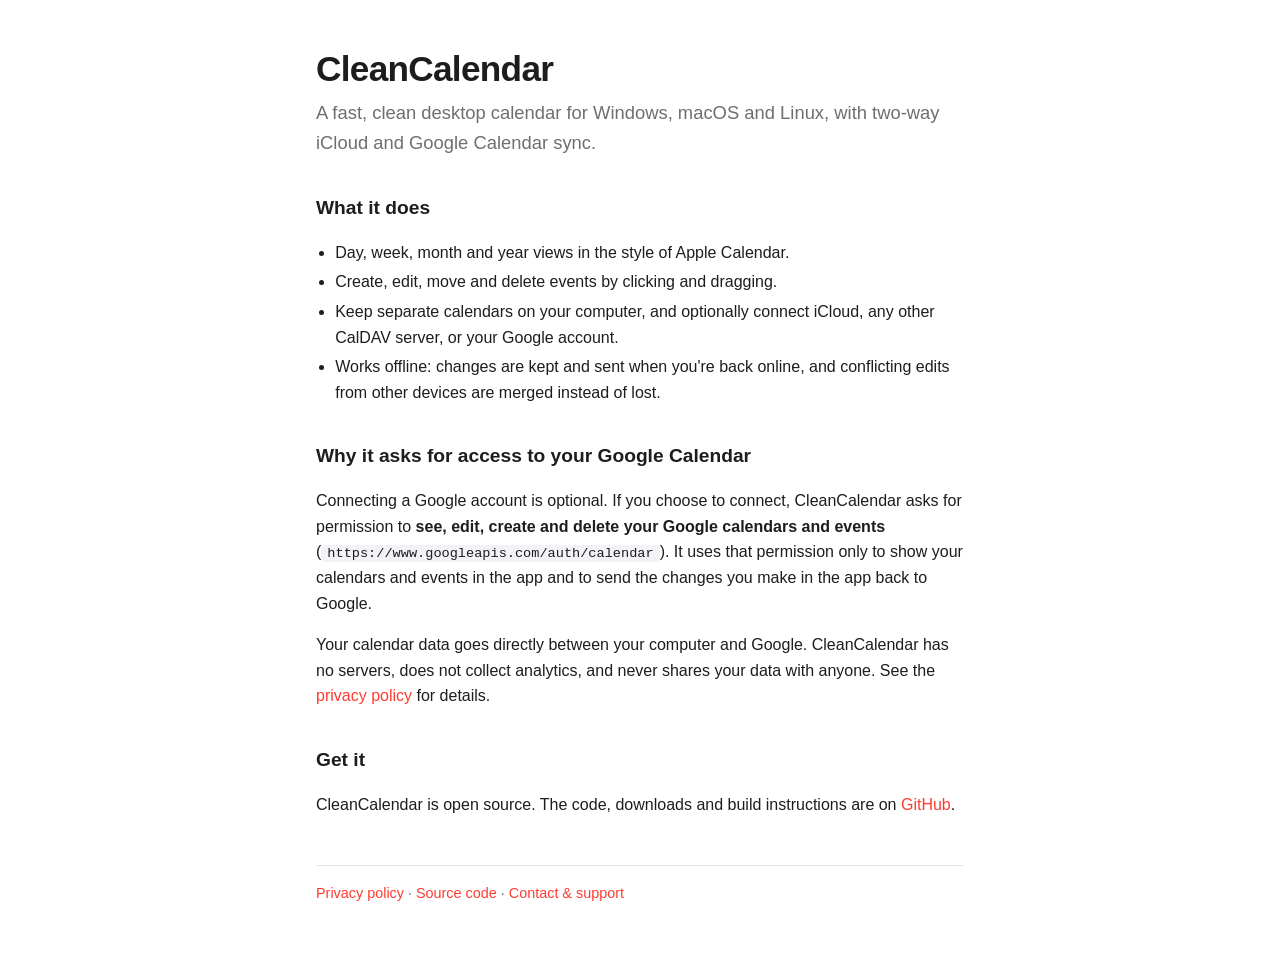
<file: docs/index.html>
<!doctype html>
<html lang="en">
<head>
<meta charset="utf-8">
<meta name="viewport" content="width=device-width, initial-scale=1">
<title>CleanCalendar</title>
<meta name="description" content="CleanCalendar is a free, open-source desktop calendar that syncs with Google Calendar.">
<link rel="stylesheet" href="style.css">
</head>
<body>
<main>
  <header>
    <h1>CleanCalendar</h1>
    <p class="lead">A fast, clean desktop calendar for Windows, macOS and Linux, with two-way iCloud and Google Calendar sync.</p>
  </header>

  <section>
    <h2>What it does</h2>
    <ul>
      <li>Day, week, month and year views in the style of Apple Calendar.</li>
      <li>Create, edit, move and delete events by clicking and dragging.</li>
      <li>Keep separate calendars on your computer, and optionally connect iCloud, any other CalDAV server, or your Google account.</li>
      <li>Works offline: changes are kept and sent when you're back online, and conflicting edits from other devices are merged instead of lost.</li>
    </ul>
  </section>

  <section>
    <h2>Why it asks for access to your Google Calendar</h2>
    <p>
      Connecting a Google account is optional. If you choose to connect, CleanCalendar asks for permission to
      <strong>see, edit, create and delete your Google calendars and events</strong>
      (<code>https://www.googleapis.com/auth/calendar</code>). It uses that permission only to show your
      calendars and events in the app and to send the changes you make in the app back to Google.
    </p>
    <p>
      Your calendar data goes directly between your computer and Google. CleanCalendar has no servers,
      does not collect analytics, and never shares your data with anyone. See the
      <a href="privacy.html">privacy policy</a> for details.
    </p>
  </section>

  <section>
    <h2>Get it</h2>
    <p>
      CleanCalendar is open source. The code, downloads and build instructions are on
      <a href="https://github.com/Mytherin/CleanCalendar">GitHub</a>.
    </p>
  </section>

  <footer>
    <a href="privacy.html">Privacy policy</a> ·
    <a href="https://github.com/Mytherin/CleanCalendar">Source code</a> ·
    <a href="https://github.com/Mytherin/CleanCalendar/issues">Contact &amp; support</a>
  </footer>
</main>
</body>
</html>
</file>
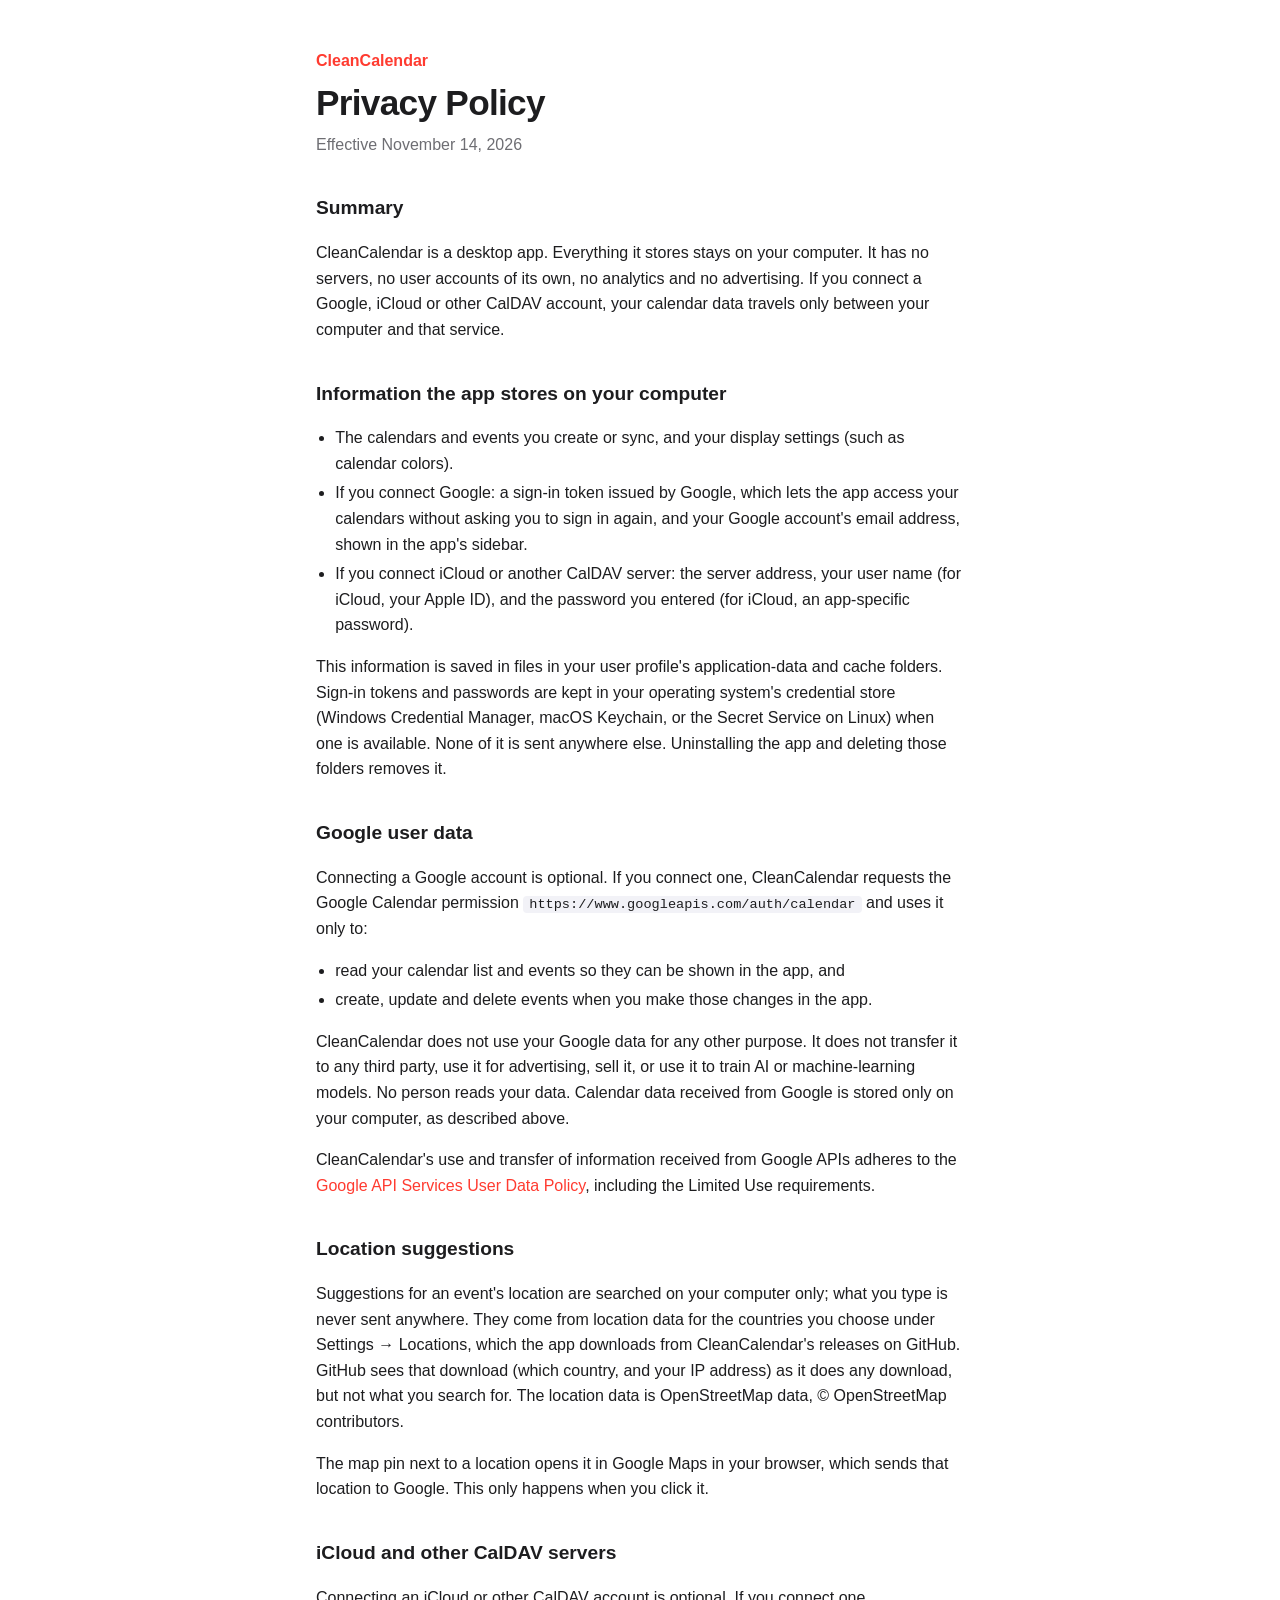
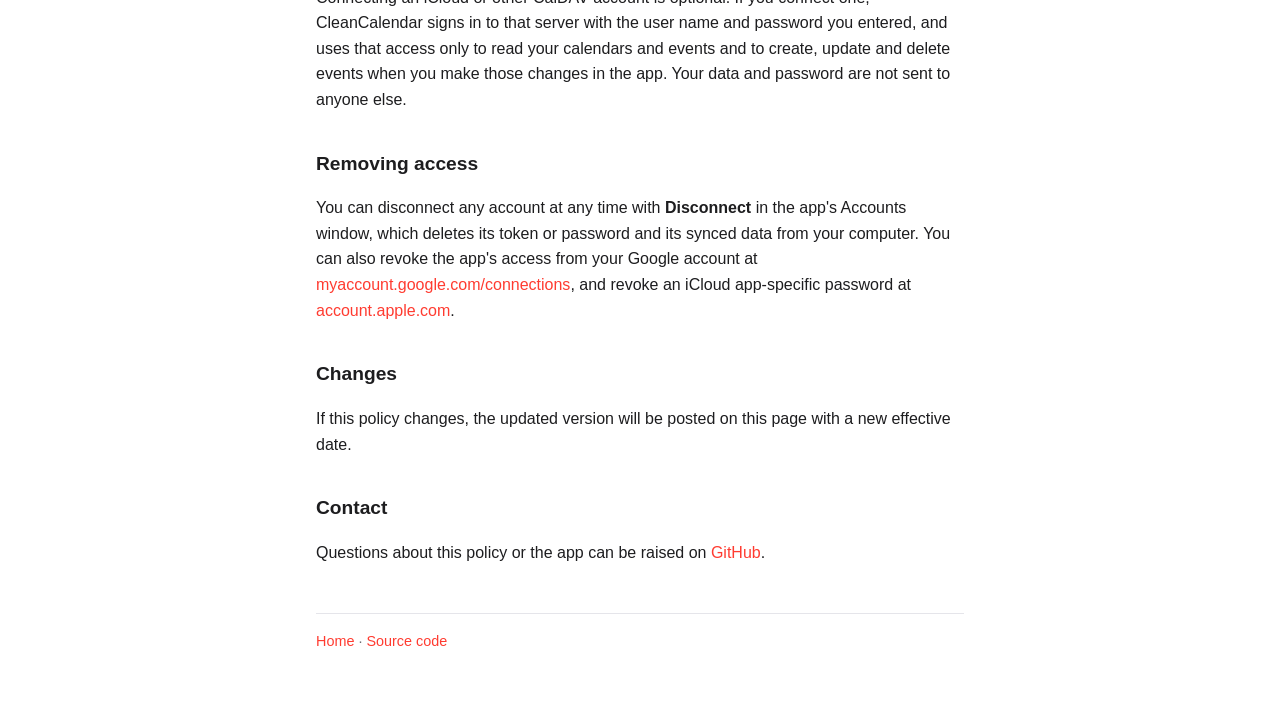
<file: docs/privacy.html>
<!doctype html>
<html lang="en">
<head>
<meta charset="utf-8">
<meta name="viewport" content="width=device-width, initial-scale=1">
<title>Privacy Policy · CleanCalendar</title>
<meta name="description" content="How CleanCalendar handles your data and your Google Calendar information.">
<link rel="stylesheet" href="style.css">
</head>
<body>
<main>
  <header>
    <p class="crumb"><a href="index.html">CleanCalendar</a></p>
    <h1>Privacy Policy</h1>
    <p class="muted">Effective November 14, 2026</p>
  </header>

  <section>
    <h2>Summary</h2>
    <p>
      CleanCalendar is a desktop app. Everything it stores stays on your computer. It has no servers,
      no user accounts of its own, no analytics and no advertising. If you connect a Google, iCloud or
      other CalDAV account, your calendar data travels only between your computer and that service.
    </p>
  </section>

  <section>
    <h2>Information the app stores on your computer</h2>
    <ul>
      <li>The calendars and events you create or sync, and your display settings (such as calendar colors).</li>
      <li>If you connect Google: a sign-in token issued by Google, which lets the app access your calendars without asking you to sign in again, and your Google account's email address, shown in the app's sidebar.</li>
      <li>If you connect iCloud or another CalDAV server: the server address, your user name (for iCloud, your Apple ID), and the password you entered (for iCloud, an app-specific password).</li>
    </ul>
    <p>
      This information is saved in files in your user profile's application-data and cache folders.
      Sign-in tokens and passwords are kept in your operating system's credential store (Windows Credential
      Manager, macOS Keychain, or the Secret Service on Linux) when one is available. None of it is sent
      anywhere else. Uninstalling the app and deleting those folders removes it.
    </p>
  </section>

  <section>
    <h2>Google user data</h2>
    <p>
      Connecting a Google account is optional. If you connect one, CleanCalendar requests the Google Calendar
      permission <code>https://www.googleapis.com/auth/calendar</code> and uses it only to:
    </p>
    <ul>
      <li>read your calendar list and events so they can be shown in the app, and</li>
      <li>create, update and delete events when you make those changes in the app.</li>
    </ul>
    <p>
      CleanCalendar does not use your Google data for any other purpose. It does not transfer it to any third
      party, use it for advertising, sell it, or use it to train AI or machine-learning models. No person
      reads your data. Calendar data received from Google is stored only on your computer, as described above.
    </p>
    <p>
      CleanCalendar's use and transfer of information received from Google APIs adheres to the
      <a href="https://developers.google.com/terms/api-services-user-data-policy">Google API Services User Data Policy</a>,
      including the Limited Use requirements.
    </p>
  </section>

  <section>
    <h2>Location suggestions</h2>
    <p>
      Suggestions for an event's location are searched on your computer only; what you type is never sent
      anywhere. They come from location data for the countries you choose under Settings&nbsp;→&nbsp;Locations,
      which the app downloads from CleanCalendar's releases on GitHub. GitHub sees that download (which country,
      and your IP address) as it does any download, but not what you search for. The location data is
      OpenStreetMap data, © OpenStreetMap contributors.
    </p>
    <p>
      The map pin next to a location opens it in Google Maps in your browser, which sends that location to
      Google. This only happens when you click it.
    </p>
  </section>

  <section>
    <h2>iCloud and other CalDAV servers</h2>
    <p>
      Connecting an iCloud or other CalDAV account is optional. If you connect one, CleanCalendar signs in to
      that server with the user name and password you entered, and uses that access only to read your
      calendars and events and to create, update and delete events when you make those changes in the app.
      Your data and password are not sent to anyone else.
    </p>
  </section>

  <section>
    <h2>Removing access</h2>
    <p>
      You can disconnect any account at any time with <strong>Disconnect</strong> in the app's Accounts window,
      which deletes its token or password and its synced data from your computer. You can also revoke the app's
      access from your Google account at
      <a href="https://myaccount.google.com/connections">myaccount.google.com/connections</a>, and revoke an
      iCloud app-specific password at <a href="https://account.apple.com/account/manage">account.apple.com</a>.
    </p>
  </section>

  <section>
    <h2>Changes</h2>
    <p>
      If this policy changes, the updated version will be posted on this page with a new effective date.
    </p>
  </section>

  <section>
    <h2>Contact</h2>
    <p>
      Questions about this policy or the app can be raised on
      <a href="https://github.com/Mytherin/CleanCalendar/issues">GitHub</a>.
    </p>
  </section>

  <footer>
    <a href="index.html">Home</a> ·
    <a href="https://github.com/Mytherin/CleanCalendar">Source code</a>
  </footer>
</main>
</body>
</html>
</file>
<file: docs/style.css>
:root {
  --bg: #ffffff;
  --text: #1d1d1f;
  --muted: #6e6e73;
  --line: #e5e5ea;
  --accent: #ff3b30;
  --code-bg: #f2f2f7;
}

@media (prefers-color-scheme: dark) {
  :root {
    --bg: #1c1c1e;
    --text: #f2f2f7;
    --muted: #98989f;
    --line: #38383a;
    --accent: #ff453a;
    --code-bg: #2c2c2e;
  }
}

* { box-sizing: border-box; }

body {
  margin: 0;
  background: var(--bg);
  color: var(--text);
  font: 16px/1.6 -apple-system, BlinkMacSystemFont, "Segoe UI", Roboto, Helvetica, Arial, sans-serif;
}

main {
  max-width: 680px;
  margin: 0 auto;
  padding: 48px 16px 64px;
}

h1 { font-size: 2.2rem; line-height: 1.2; margin: 0 0 8px; letter-spacing: -0.02em; }
h2 { font-size: 1.2rem; margin: 36px 0 8px; }
.lead { font-size: 1.15rem; color: var(--muted); margin: 0; }
.muted { color: var(--muted); margin: 0; }
.crumb { margin: 0 0 8px; font-weight: 600; }

a { color: var(--accent); text-decoration: none; }
a:hover { text-decoration: underline; }

code {
  background: var(--code-bg);
  padding: 1px 6px;
  border-radius: 4px;
  font-size: 0.85em;
  overflow-wrap: anywhere;
}

ul { padding-left: 1.2em; }
li { margin: 4px 0; }

footer {
  margin-top: 48px;
  padding-top: 16px;
  border-top: 1px solid var(--line);
  color: var(--muted);
  font-size: 0.9rem;
}
</file>
